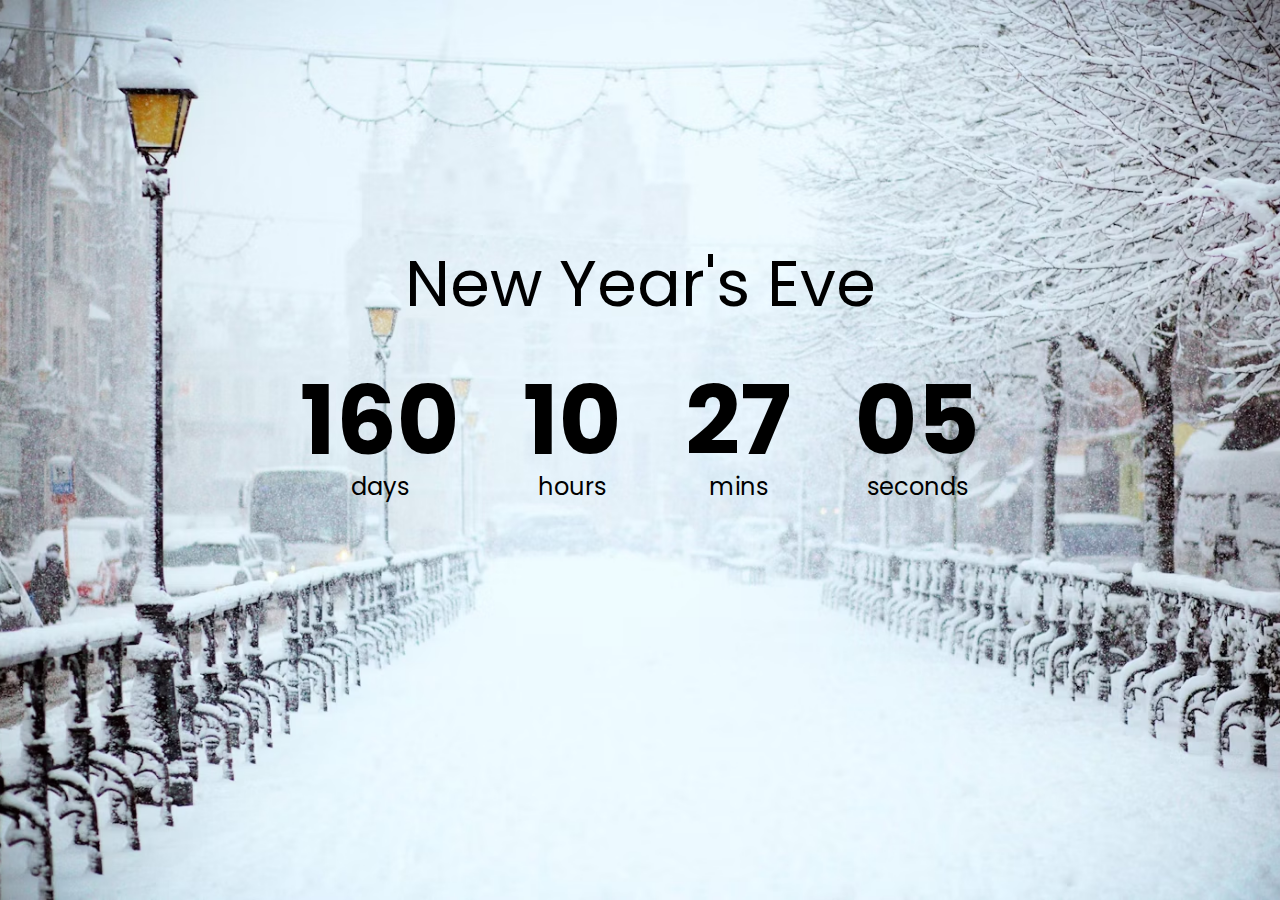
<file: countdown-timer/index.html>
<!DOCTYPE html>
<html lang="en">
<head>
  <meta charset="UTF-8">
  <meta name="viewport" content="width=device-width, initial-scale=1.0">
  <title>Countdown Timer</title>
  <link rel="stylesheet" href="styles.css">
  <script src="script.js" defer></script>
</head>
<body>
  <h1>New Year's Eve</h1>

  <div class="count-down-container">
	  <div class="countdown-el days-c">
      <p class="bigtext" id="days">0</p>
      <span>days</span>
    </div>
    <div class="countdown-el hours-c">
      <p class="bigtext" id="hours">0</p>
      <span>hours</span>
    </div>
    <div class="countdown-el mins-c">
      <p class="bigtext" id="mins">0</p>
      <span>mins</span>
    </div>
    <div class="countdown-el seconds-c">
      <p class="bigtext" id="seconds">0</p>
      <span>seconds</span>
    </div>
  </div>
  <div class="countdown"></div>
</body>
</html>
</file>
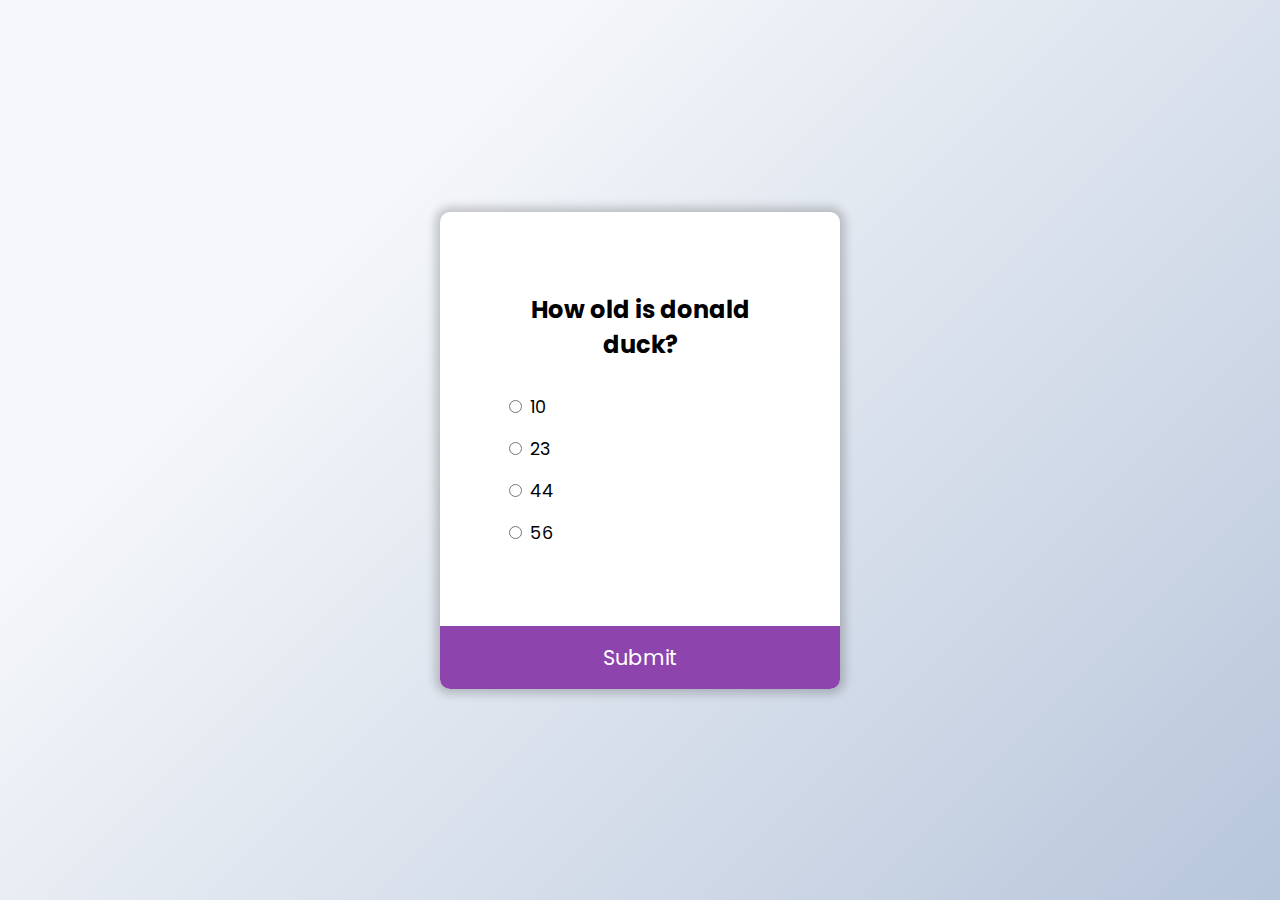
<file: quiz-app/index.html>
<!DOCTYPE html>
<html lang="en">
<head>
  <meta charset="UTF-8">
  <meta name="viewport" content="width=device-width, initial-scale=1.0">
  <title>Quiz App</title>
  <link rel="stylesheet" href="styles.css">
  <script src="script.js" defer></script>
</head>
<body>
  <div class="quiz-container" id="quiz">
    <div class="quiz-header">
      <div id="alert-finished"></div>
      <h2 id="question">Question</h2>
      <ul>
        <li>
          <input type="radio" id="a" name="answer" class="answer">
          <label id="a_text" for="a">Question</label>
        </li>
        <li>
          <input type="radio" id="b" name="answer" class="answer">
          <label id="b_text" for="b">Question</label>
        </li>
        <li>
          <input type="radio" id="c" name="answer" class="answer">
          <label id="c_text" for="c">Question</label>
        </li> 
        <li>
          <input type="radio" id="d" name="answer" class="answer">
          <label id="d_text" for="d">Question</label>
        </li>
      </ul>
    </div>
    
    <button id="submit">Submit</button>
  </div>
</body>
</html>
</file>
<file: countdown-timer/styles.css>
@import url('https://fonts.googleapis.com/css2?family=Poppins:ital,wght@0,100;0,200;0,300;0,400;0,500;0,600;0,700;0,800;0,900;1,100;1,200;1,300;1,400;1,500;1,600;1,700;1,800;1,900&display=swap');

* {
  box-sizing: border-box;
 
}

body { 
  background-image: url("images/bg-image-snow-hero.avif");
  background-size: cover;
  background-position: center center; 
  min-height: 100vh;
  font-family: 'Poppins', sans-serif;
  margin: 0;
  display: flex;
  flex-direction: column;
  align-items: center;
  justify-content: center;
}

h1 {
  font-size: 4rem;
  margin-top: -10rem;
  font-weight: normal
}

.count-down-container {
  display: flex;
}

.bigtext {
  font-size: 6rem;
  line-height: 1;
  margin: 0 2rem;
  font-weight: bold;
}

.countdown-el {
  text-align: center;
}

.countdown-el span {
  font-size: 1.5rem;
}
</file>
<file: quiz-app/styles.css>
@import url('https://fonts.googleapis.com/css2?family=Poppins:ital,wght@0,100;0,200;0,300;0,400;0,500;0,600;0,700;0,800;0,900;1,100;1,200;1,300;1,400;1,500;1,600;1,700;1,800;1,900&display=swap');

* {
  box-sizing: border-box;
 
}

body { 
  background-color: #b8c6db;
  background-image: linear-gradient(315deg, #b8c6db 0%, #f5f7fa 74%);
  font-family: 'Poppins', sans-serif;
  margin: 0;
  min-height: 100vh;
  display: flex;
  align-items: center;
  justify-content: center;
}


.quiz-container {
  background-color: white;
  width: 400px;
  border-radius: 10px;
  box-shadow: 0 0 10px 5px rgba(0, 0, 0, 0.2);
  max-width: 100%;
  overflow: hidden;;
}

.quiz-header{
  padding: 4rem;
}

h2 {
  margin: 0;
  text-align: center;
  padding: 1rem;
}

ul {
  list-style-type: none;
  padding: 0;
}

ul li {
  display: block;
  align-items: center;
  margin: 1rem 0;
  font-size: 1.1rem;
}

ul li input, ul li label {
  cursor: pointer;
}

button {
  background-color: #8e44ad;
  width: 100%;
  padding: 1rem;
  color: white;
  border: none;
  font-family: inherit;
  font-size: 1.3rem;
  display: block;
  cursor: pointer;
}

button:hover {
  background-color: #5d087c;
}
</file>
